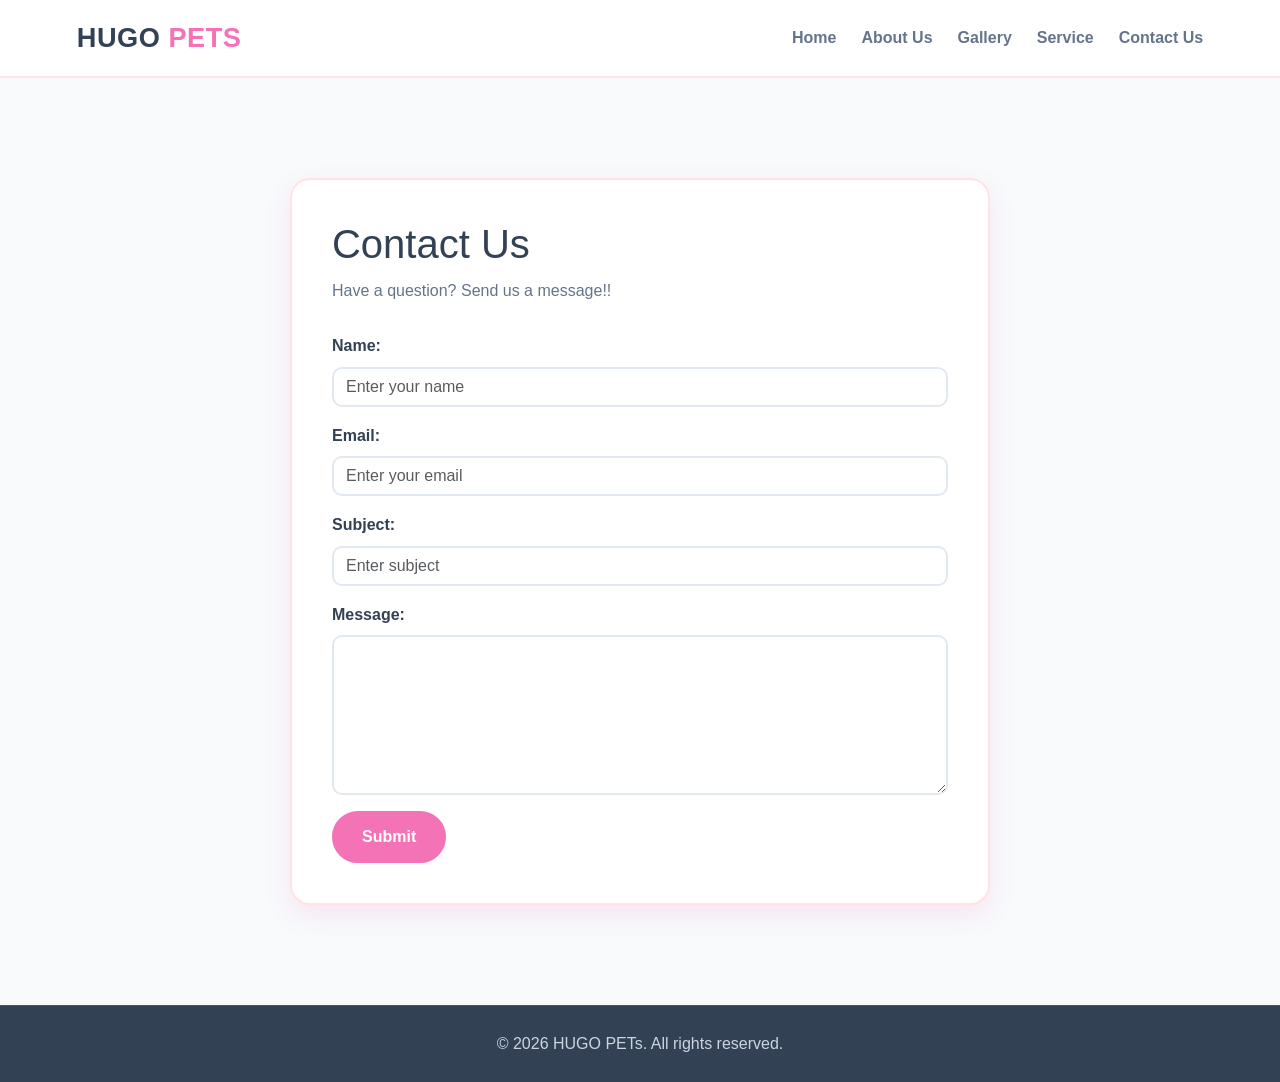
<file: pages/contact.html>
<!DOCTYPE html>
<html lang="en">
<head>
  <meta charset="UTF-8">
  <meta name="viewport" content="width=device-width, initial-scale=1.0">

  <title>Contact Us - HUGO PETs</title>

  <link
    href="https://cdn.jsdelivr.net/npm/bootstrap@5.3.8/dist/css/bootstrap.min.css"
    rel="stylesheet"
  >

  <link rel="stylesheet" href="../css/style.css">
</head>

<body>

  <header>
    <div class="container navbar">

      <a href="../index.html" class="logo">
        HUGO <span>PETS</span>
      </a>

      <nav>
        <ul class="nav-links">
          <li><a href="../index.html">Home</a></li>
          <li><a href="about.html">About Us</a></li>
          <li><a href="gallery.html">Gallery</a></li>
          <li><a href="service.html">Service</a></li>
          <li><a href="contact.html">Contact Us</a></li>
        </ul>
      </nav>

    </div>
  </header>

  <section class="contact-page">
    <div class="container">
      <div class="contact-form-box">

        <h1>Contact Us</h1>
        <p>
          Have a question? Send us a message!!
        </p>

        <form id="contactForm">

          <div class="mb-3">
            <label for="name" class="form-label">
              Name:
            </label>

            <input
              type="text"
              id="name"
              name="name"
              class="form-control"
              placeholder="Enter your name"
              required>
          </div>

          <div class="mb-3">
            <label for="email" class="form-label">
              Email:
            </label>

            <input
              type="email"
              id="email"
              name="email"
              class="form-control"
              placeholder="Enter your email"
              required>
          </div>


          <div class="mb-3">
            <label for="subject" class="form-label">
              Subject:
            </label>

            <input
              type="text"
              id="subject"
              name="subject"
              class="form-control"
              placeholder="Enter subject"
              required>
          </div>


          <div class="mb-3">
            <label for="message" class="form-label">
              Message:
            </label>

            <textarea
              id="message"
              name="message"
              class="form-control"
              rows="6"
              placeholder="Write your message here..."
              required>
            </textarea>
          </div>

        <button
          type="submit"
           class="btn btn-primary"
          >
            Submit
          </button>

        </form>
      </div>
    </div>

  </section>

  <footer>
    <div class="container footer-content">

      <p>
        &copy; 2026 HUGO PETs. All rights reserved.
      </p>
    </div>

  </footer>

  <script src="../js/script.js"></script>

</body>
</html>
</file>
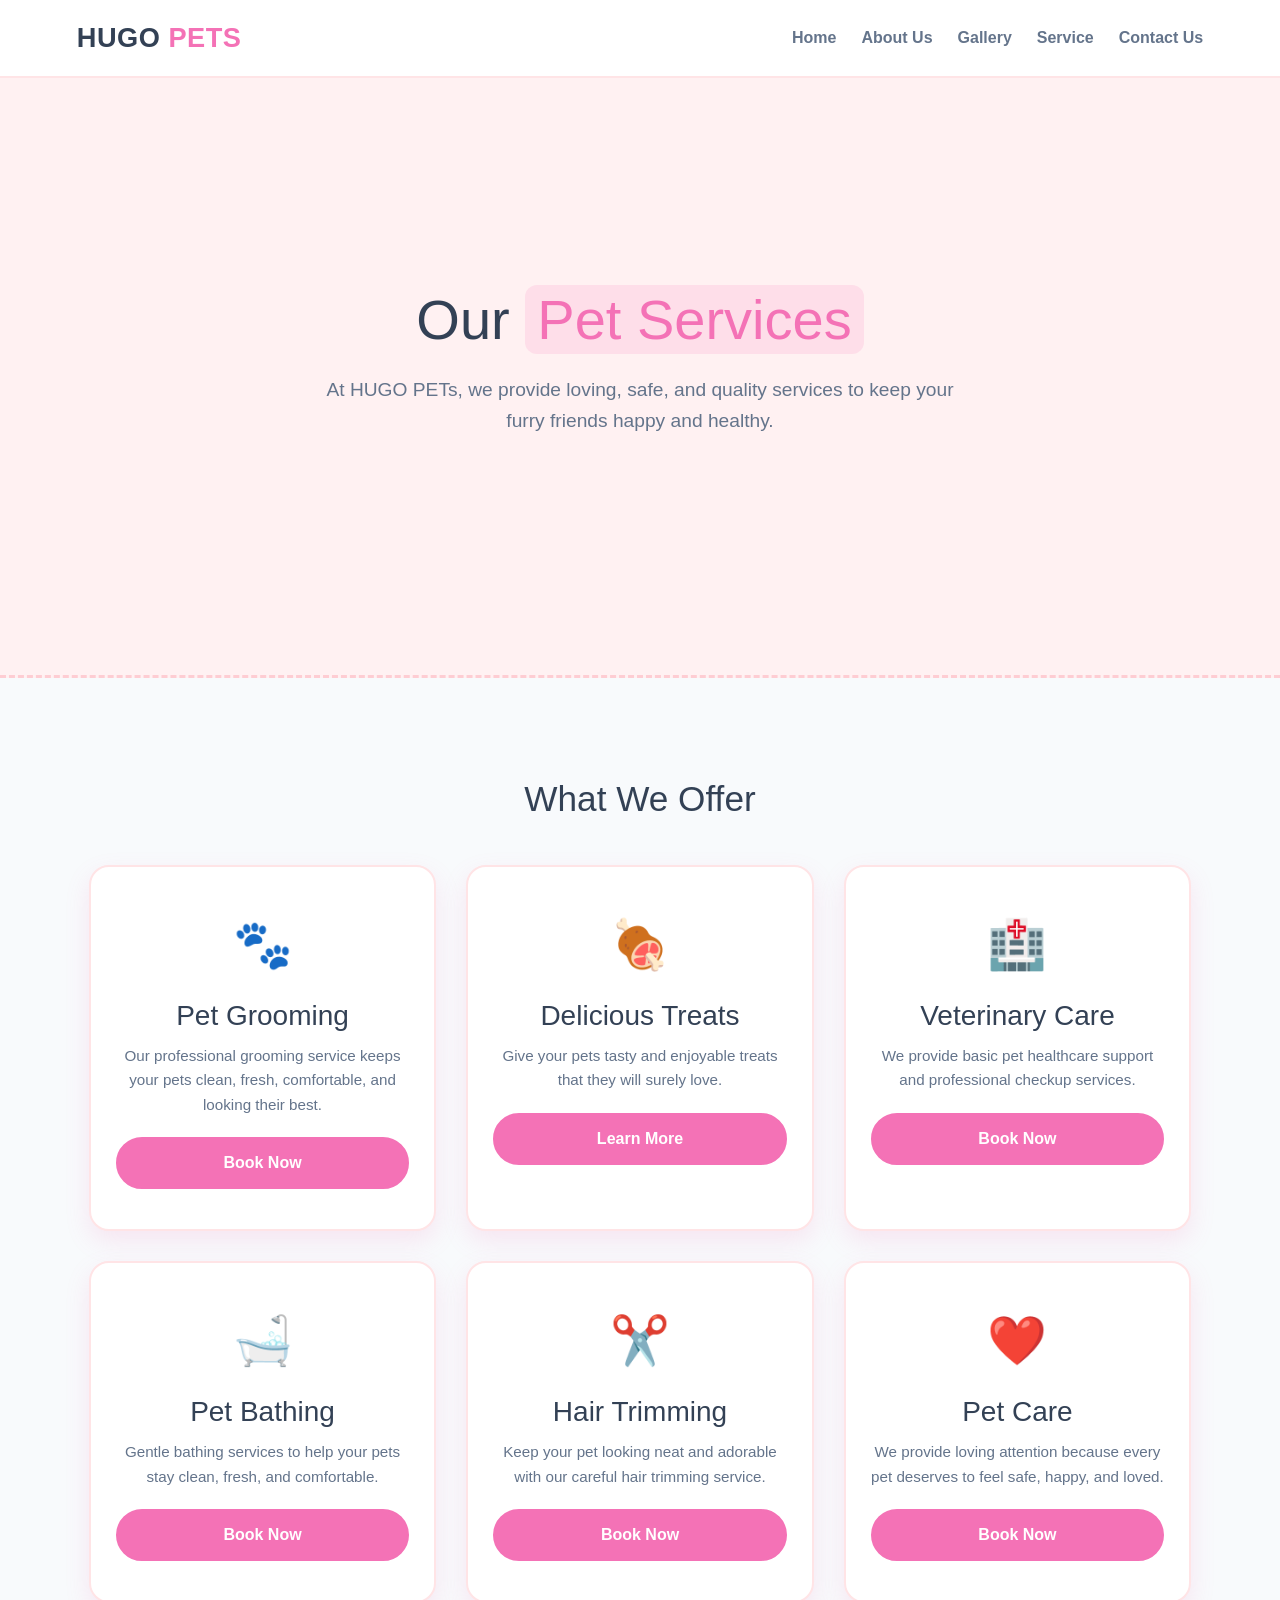
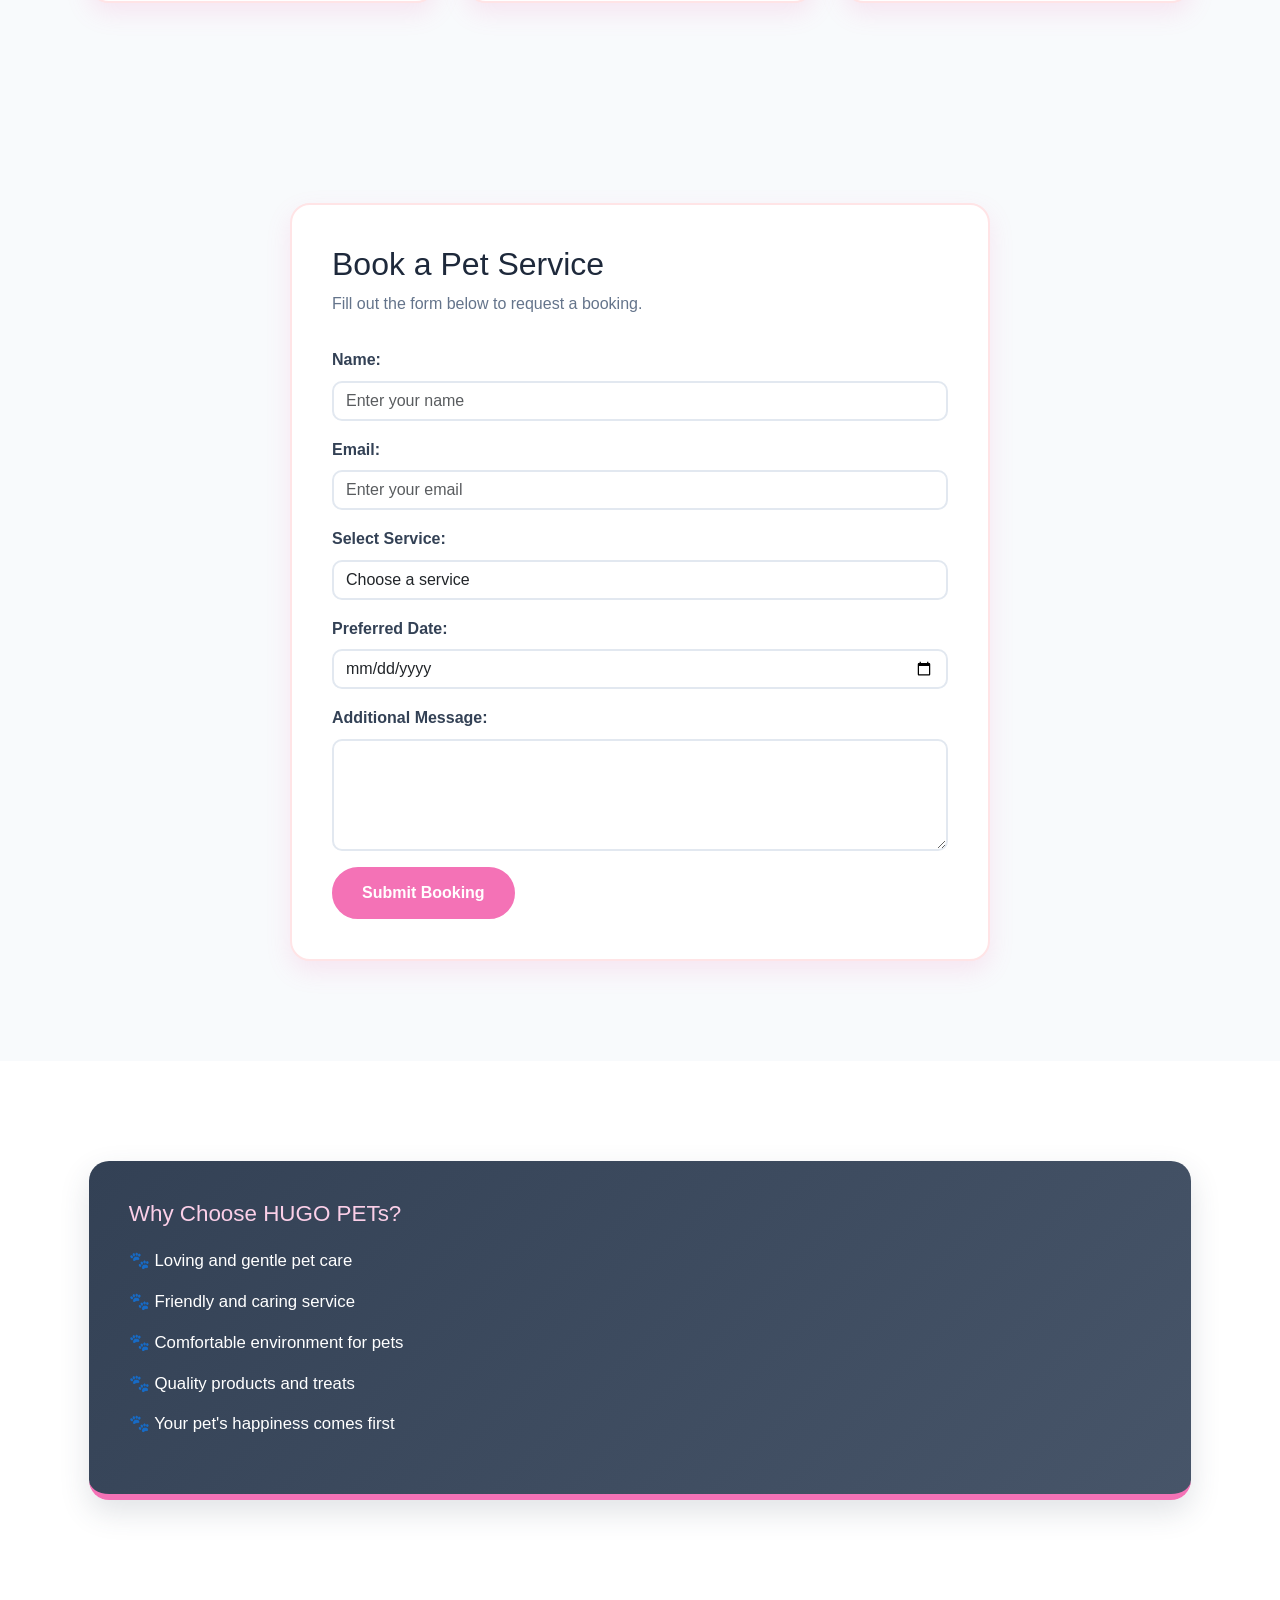
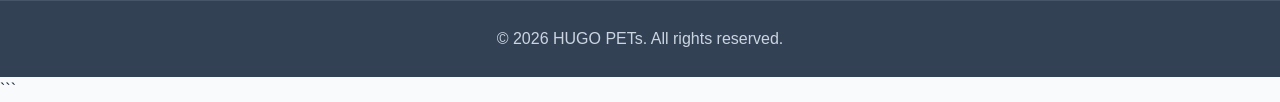
<file: pages/service.html>
<!DOCTYPE html>
<html lang="en">
<head>
  <meta charset="UTF-8">
  <meta name="viewport" content="width=device-width, initial-scale=1.0">

  <title>Services - HUGO PETs</title>

  <link
    href="https://cdn.jsdelivr.net/npm/bootstrap@5.3.8/dist/css/bootstrap.min.css"
    rel="stylesheet"
  >

  <link rel="stylesheet" href="../css/style.css">
</head>

<body>


  <header>
    <div class="container navbar">

      <a href="../index.html" class="logo">
        HUGO <span>PETS</span>
      </a>

      <nav>
        <ul class="nav-links">
          <li><a href="../index.html">Home</a></li>
          <li><a href="about.html">About Us</a></li>
          <li><a href="gallery.html">Gallery</a></li>
          <li><a href="service.html">Service</a></li>
          <li><a href="contact.html">Contact Us</a></li>
        </ul>
      </nav>

    </div>
  </header>


  <section class="hero">

    <div class="container hero-content">

      <h1> Our <span class="highlight">Pet Services</span> </h1>

      <p>
        At HUGO PETs, we provide loving, safe, and quality
        services to keep your furry friends happy and healthy.
      </p>

    </div>
  </section>


  <section class="services">

    <div class="container">

      <h2 class="section-title">
        What We Offer
      </h2>

      <div class="cards-grid">

        <div class="card">

          <div class="icon">🐾</div>

          <h3>Pet Grooming</h3>

          <p>
            Our professional grooming service keeps your
            pets clean, fresh, comfortable, and looking their best.
          </p>

          <button
            class="btn btn-primary book-btn"
            data-service="Pet Grooming">
            Book Now
          </button>

        </div>


        <div class="card">

          <div class="icon">🍖</div>

          <h3>Delicious Treats</h3>

          <p>
            Give your pets tasty and enjoyable treats
            that they will surely love.
          </p>

          <a
            href="../index.html#about"
            class="btn btn-primary">
            Learn More
          </a>

        </div>

        <div class="card">

          <div class="icon">🏥</div>

          <h3>Veterinary Care</h3>

          <p>
            We provide basic pet healthcare support
            and professional checkup services.
          </p>

          <button
            class="btn btn-primary book-btn"
            data-service="Veterinary Care">
            Book Now
          </button>

        </div>

        <div class="card">

          <div class="icon">🛁</div>

          <h3>Pet Bathing</h3>

          <p>
            Gentle bathing services to help your pets
            stay clean, fresh, and comfortable.
          </p>

          <button
            class="btn btn-primary book-btn"
            data-service="Pet Bathing">
            Book Now
          </button>

        </div>

        <div class="card">

          <div class="icon">✂️</div>

          <h3>Hair Trimming</h3>

          <p>
            Keep your pet looking neat and adorable
            with our careful hair trimming service.
          </p>

          <button
            class="btn btn-primary book-btn"
            data-service="Hair Trimming">
            Book Now
          </button>

        </div>

        <div class="card">

          <div class="icon">❤️</div>

          <h3>Pet Care</h3>

          <p>
            We provide loving attention because every
            pet deserves to feel safe, happy, and loved.
          </p>

          <button
            class="btn btn-primary book-btn"
            data-service="Pet Care">
            Book Now
          </button>

        </div>

      </div>

    </div>

  </section>


  <section class="contact-page" id="booking">

    <div class="container">

      <div class="contact-form-box">

        <h2>Book a Pet Service</h2>

        <p>
          Fill out the form below to request a booking.
        </p>

        <form id="bookingForm">

          <div class="mb-3">

            <label for="bookingName" class="form-label">
              Name:
            </label>

            <input
              type="text"
              id="bookingName"
              class="form-control"
              placeholder="Enter your name"
              required
            >

          </div>


          <div class="mb-3">

            <label for="bookingEmail" class="form-label">
              Email:
            </label>

            <input
              type="email"
              id="bookingEmail"
              class="form-control"
              placeholder="Enter your email"
              required>

          </div>


          <div class="mb-3">

            <label for="serviceChoice" class="form-label">
              Select Service:
            </label>

            <select
              id="serviceChoice"
              class="form-control"
              required>

              <option value="">
                Choose a service
              </option>

              <option value="Pet Grooming">
                Pet Grooming
              </option>

              <option value="Veterinary Care">
                Veterinary Care
              </option>

              <option value="Pet Bathing">
                Pet Bathing
              </option>

              <option value="Hair Trimming">
                Hair Trimming
              </option>

              <option value="Pet Care">
                Pet Care
              </option>

            </select>

          </div>


          <div class="mb-3">

            <label for="bookingDate" class="form-label">
              Preferred Date:
            </label>

            <input
              type="date"
              id="bookingDate"
              class="form-control"
              required>

          </div>


          <div class="mb-3">

            <label for="bookingMessage" class="form-label">
              Additional Message:
            </label>

            <textarea
              id="bookingMessage"
              class="form-control"
              rows="4"
              placeholder="Enter additional details...">
            </textarea>

          </div>


          <button
            type="submit"
            class="btn btn-primary">
            Submit Booking
          </button>

        </form>

      </div>

    </div>

  </section>


  <section class="about">

    <div class="container">

      <div class="about-card">

        <h3>Why Choose HUGO PETs?</h3>

        <ul>
          <li>🐾 Loving and gentle pet care</li>
          <li>🐾 Friendly and caring service</li>
          <li>🐾 Comfortable environment for pets</li>
          <li>🐾 Quality products and treats</li>
          <li>🐾 Your pet's happiness comes first</li>
        </ul>

      </div>

    </div>

  </section>


  <footer>

    <div class="container footer-content">

      <p>
        &copy; 2026 HUGO PETs. All rights reserved.
      </p>

    </div>

  </footer>


  <script src="../js/script.js"></script>

</body>
</html>
```
</file>
<file: css/style.css>
:root {
  --soft-pink: #f472b6;
  --primary-color: #e11d48;
  --primary-rose: #e11d48;
  --rose-hover: #be123c;
  --light-pink-bg: #fff1f2;
  --dark-slate: #334155;
  --medium-slate: #64748b;
  --light-grey-bg: #f8fafc;
  --card-bg: #ffffff;
  --text-dark: #1e293b;
  --white: #ffffff;
  --transition: all 0.3s ease;
  --cute-radius: 20px;
  --soft-shadow:
    0 10px 25px rgba(244, 114, 182, 0.15);
}



* {
  margin: 0;
  padding: 0;
  box-sizing: border-box;
}

html {
  scroll-behavior: smooth;
}

body {
  background-color: var(--light-grey-bg);
  color: var(--text-dark);
  font-family: Arial, sans-serif;
  line-height: 1.6;
}

.container {
  width: 88%;
  max-width: 1150px;
  margin: 0 auto;
}

section {
  padding: 80px 0;
}



header {
  position: sticky;
  top: 0;
  z-index: 1000;
  background-color: rgba(255, 255, 255, 0.95);
  backdrop-filter: blur(10px);
  border-bottom: 2px solid #ffe4e6;
}

.navbar {
  display: flex;
  justify-content: space-between;
  align-items: center;

  padding: 16px 0;
}

.logo {
  color: var(--dark-slate);
  font-size: 1.7rem;
  font-weight: 700;
  text-decoration: none;
  letter-spacing: 0.5px;
}

.logo span {
  color: var(--soft-pink);
}

nav {
  display: flex;
  align-items: center;
}

.nav-links {
  display: flex;
  align-items: center;
  list-style: none;
  margin: 0;
  padding: 0;
  gap: 25px;
}

.nav-links li {
  list-style: none;
}

.nav-links a {
  color: var(--medium-slate);
  font-weight: 600;
  text-decoration: none;
  transition: var(--transition);
}

.nav-links a:hover {
  color: var(--soft-pink);
}




.btn {
  display: inline-block;
  padding: 12px 28px;
  border-radius: 30px;
  font-weight: 600;
  text-decoration: none;
  transition: var(--transition);
  cursor: pointer;
}

.btn-primary {
  background-color: var(--soft-pink);
  color: var(--white);
  border: 2px solid var(--soft-pink);
}

.btn-primary:hover {
  background-color: var(--primary-rose);
  border-color: var(--primary-rose);
  color: var(--white);
  transform: translateY(-3px);
}

.btn-secondary {
  background-color: var(--dark-slate);
  color: var(--white);
  border: 2px solid var(--dark-slate);
}

.btn-secondary:hover {
  background-color: var(--medium-slate);
  color: var(--white);
  transform: translateY(-3px);
}




.hero {
  min-height: 500px;
  display: flex;
  align-items: center;
  justify-content: center;
  text-align: center;
  background-color: var(--light-pink-bg);
  border-bottom: 3px dashed #fecdd3;
}

.hero-content {
  padding: 50px 0;
}

.hero h1 {
  color: var(--dark-slate);
  font-size: 2.8rem;
  line-height: 1.25;
  margin-bottom: 20px;
}

.highlight {
  color: var(--soft-pink);
  background-color: rgba(244, 114, 182, 0.15);
  padding: 3px 12px;
  border-radius: 12px;
}

.hero p {
  max-width: 650px;
  margin: 0 auto 30px;
  color: var(--medium-slate);
  font-size: 1.1rem;
}

.hero-btns {
  display: flex;
  justify-content: center;
  gap: 15px;
  flex-wrap: wrap;
}




.grid-2 {
  display: grid;
  grid-template-columns: 1fr;
  gap: 40px;
  align-items: center;
}

.grid-3 {
  display: grid;
  grid-template-columns: repeat(3, 1fr);
  gap: 20px;
}




.about {
  background-color: var(--white);
}

.about-text h2 {
  color: var(--dark-slate);
  font-size: 2.2rem;
  margin-bottom: 15px;
}

.subtitle {
  color: var(--soft-pink);
  font-weight: 600;
  margin-bottom: 15px;
}

.stats {
  margin-top: 30px;
}

.stat-item {
  text-align: center;
}

.stat-item h3 {
  color: var(--soft-pink);
  font-size: 2rem;
}

.stat-item p {
  color: var(--medium-slate);
  font-size: 0.9rem;
  font-weight: 600;
}



.about-card {
  background: linear-gradient( 135deg,var(--dark-slate), #475569);
  color: var(--white);
  padding: 40px;
  border-radius: var(--cute-radius);
  border-bottom: 6px solid var(--soft-pink);
  box-shadow: 0 12px 30px rgba(51, 65, 85, 0.15);
}

.about-card h3 {
  color: #fbcfe8;
  margin-bottom: 20px;
  font-size: 1.4rem;
}

.about-card ul {
  list-style: none;
  padding: 0;
}

.about-card li {
  margin-bottom: 14px;
  font-size: 1.05rem;
}



.services {
  background-color: var(--light-grey-bg);
  text-align: center;
}

.section-title {
  color: var(--dark-slate);
  font-size: 2.2rem;
  margin-bottom: 45px;
}

.cards-grid {
  display: grid;
  grid-template-columns: repeat(auto-fit, minmax(280px, 1fr));
  gap: 30px;
}

.card {
  background-color: var(--card-bg);
  padding: 40px 25px;
  border-radius: var(--cute-radius);
  border: 2px solid #ffe4e6;
  box-shadow: var(--soft-shadow);
  transition: var(--transition);
}

.card:hover {
  transform: translateY(-8px);
  border-color: var(--soft-pink);
  box-shadow: 0 15px 35px rgba(244, 114, 182, 0.25);
}

.card .icon {
  font-size: 3rem;
  margin-bottom: 15px;
}

.card h3 {
  color: var(--dark-slate);
  margin-bottom: 12px;
}

.card p {
  color: var(--medium-slate);
  font-size: 0.95rem;
  margin-bottom: 20px;
}


.products-page {
  background-color: var(--light-grey-bg);
}

.products-page .card {
  padding: 0;
  overflow: hidden;
}

.products-page .card img {
  width: 100%;
  height: 250px;
  object-fit: cover;
}

.products-page .card-body {
  padding: 25px;
}

.products-page h6 {
  color: var(--soft-pink);
  font-size: 1.2rem;
  margin-bottom: 20px;
}


.contact {
  background-color: var(--white);
}

.contact-box {
  background-color: var(--dark-slate);
  color: var(--white);
  padding: 60px 30px;
  border-radius: var(--cute-radius);
  text-align: center;
}

.contact-box h2 {
  font-size: 2.2rem;
  margin-bottom: 12px;
}

.contact-box p {
  color: #cbd5e1;
  max-width: 700px;
  margin: 0 auto 30px;
}


.contact-page {
  min-height: 70vh;
  background-color: var(--light-grey-bg);
}

.contact-form-box {
  max-width: 700px;
  margin: 0 auto;
  background-color: var(--white);
  padding: 40px;
  border-radius: var(--cute-radius);
  border: 2px solid #ffe4e6;
  box-shadow: var(--soft-shadow);
}

.contact-form-box h1 {
  color: var(--dark-slate);
  margin-bottom: 10px;
}

.contact-form-box > p {
  color: var(--medium-slate);
  margin-bottom: 30px;
}

.form-label {
  color: var(--dark-slate);
  font-weight: 600;
}

.form-control {
  border: 2px solid #e2e8f0;
  border-radius: 10px;
}

.form-control:focus {
  border-color: var(--soft-pink);
  box-shadow:
    0 0 0 0.2rem rgba(244, 114, 182, 0.15);
}


footer {
  background-color: var(--dark-slate);
  border-top: 1px solid #475569;
  padding: 25px 0;
  text-align: center;
  color: #cbd5e1;
}

.footer-content p {
  margin: 0;
}


@media screen and (max-width: 768px) {

  .navbar {
    flex-direction: column;
    gap: 15px;
  }

  .nav-links {
    flex-wrap: wrap;
    justify-content: center;
    gap: 15px;
  }

  .hero h1 {
    font-size: 2.3rem;
  }

  .grid-3 {
    grid-template-columns: 1fr;
  }

  .contact-form-box {
    padding: 25px;
  }
}


@media screen and (min-width: 1024px) {

  section {
    padding: 100px 0;
  }

  .grid-2 {
    grid-template-columns: 1fr 1fr;

    gap: 60px;
  }

  .hero {
    min-height: 600px;
  }

  .hero h1 {
    font-size: 3.5rem;
  }

  .hero p {
    font-size: 1.2rem;
  }

  .cards-grid {
    grid-template-columns:
      repeat(3, 1fr);
  }
}
</file>
